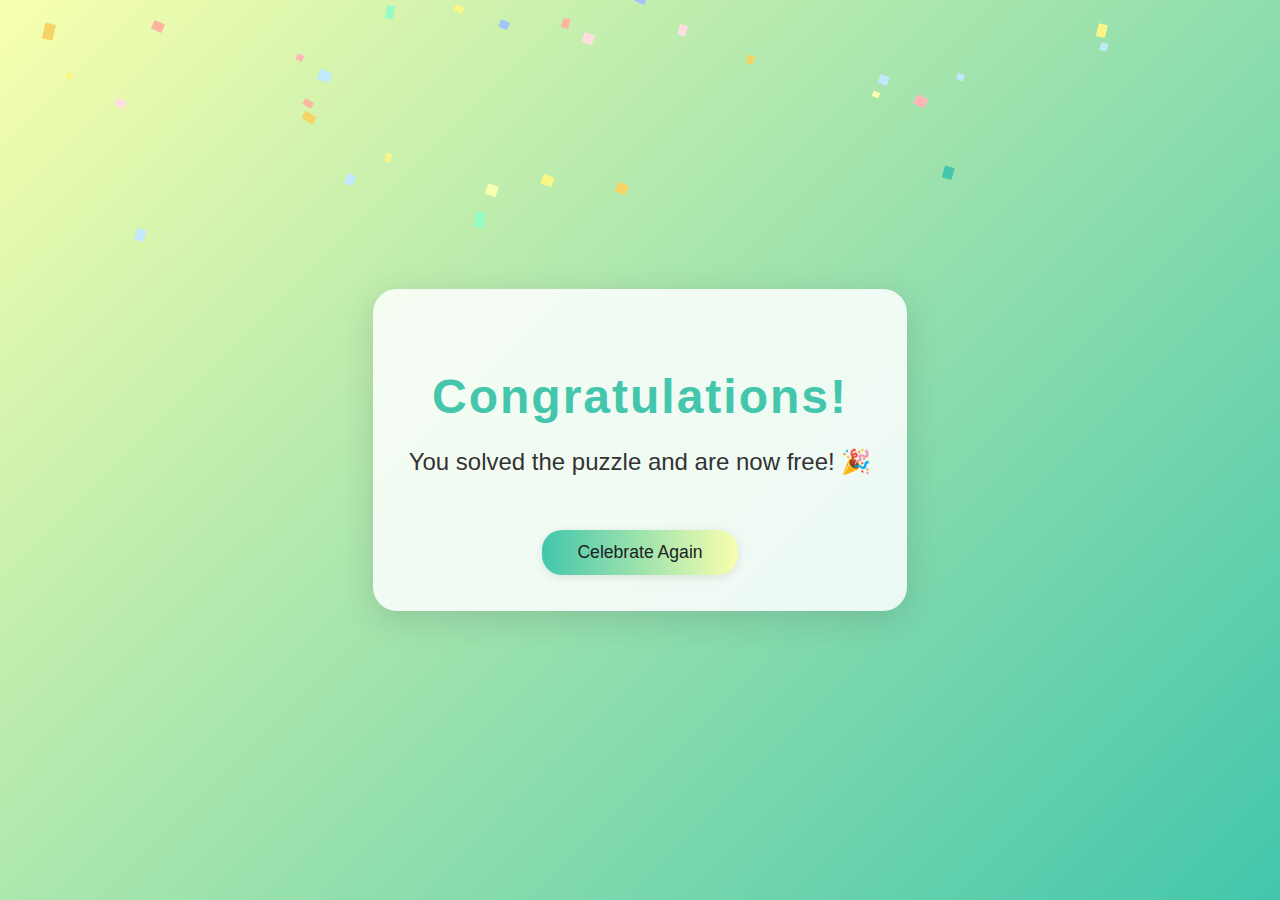
<file: data/puzzles/be-free/index.html>
<!DOCTYPE html>
<html>

<head>
	<meta charset="UTF-8">
	<title>Congratulations!</title>
	<link rel="stylesheet" href="style.css">
	<script src="script.js"></script>
</head>

<body>
	<div class="congrats-container">
		<h1 class="congrats-title">Congratulations!</h1>
		<p class="congrats-message">You solved the puzzle and are now free! 🎉</p>
		<button class="confetti-btn" onclick="throwConfetti()">Celebrate Again</button>
		<canvas id="confetti-canvas"></canvas>
	</div>
</body>

</html>
</file>
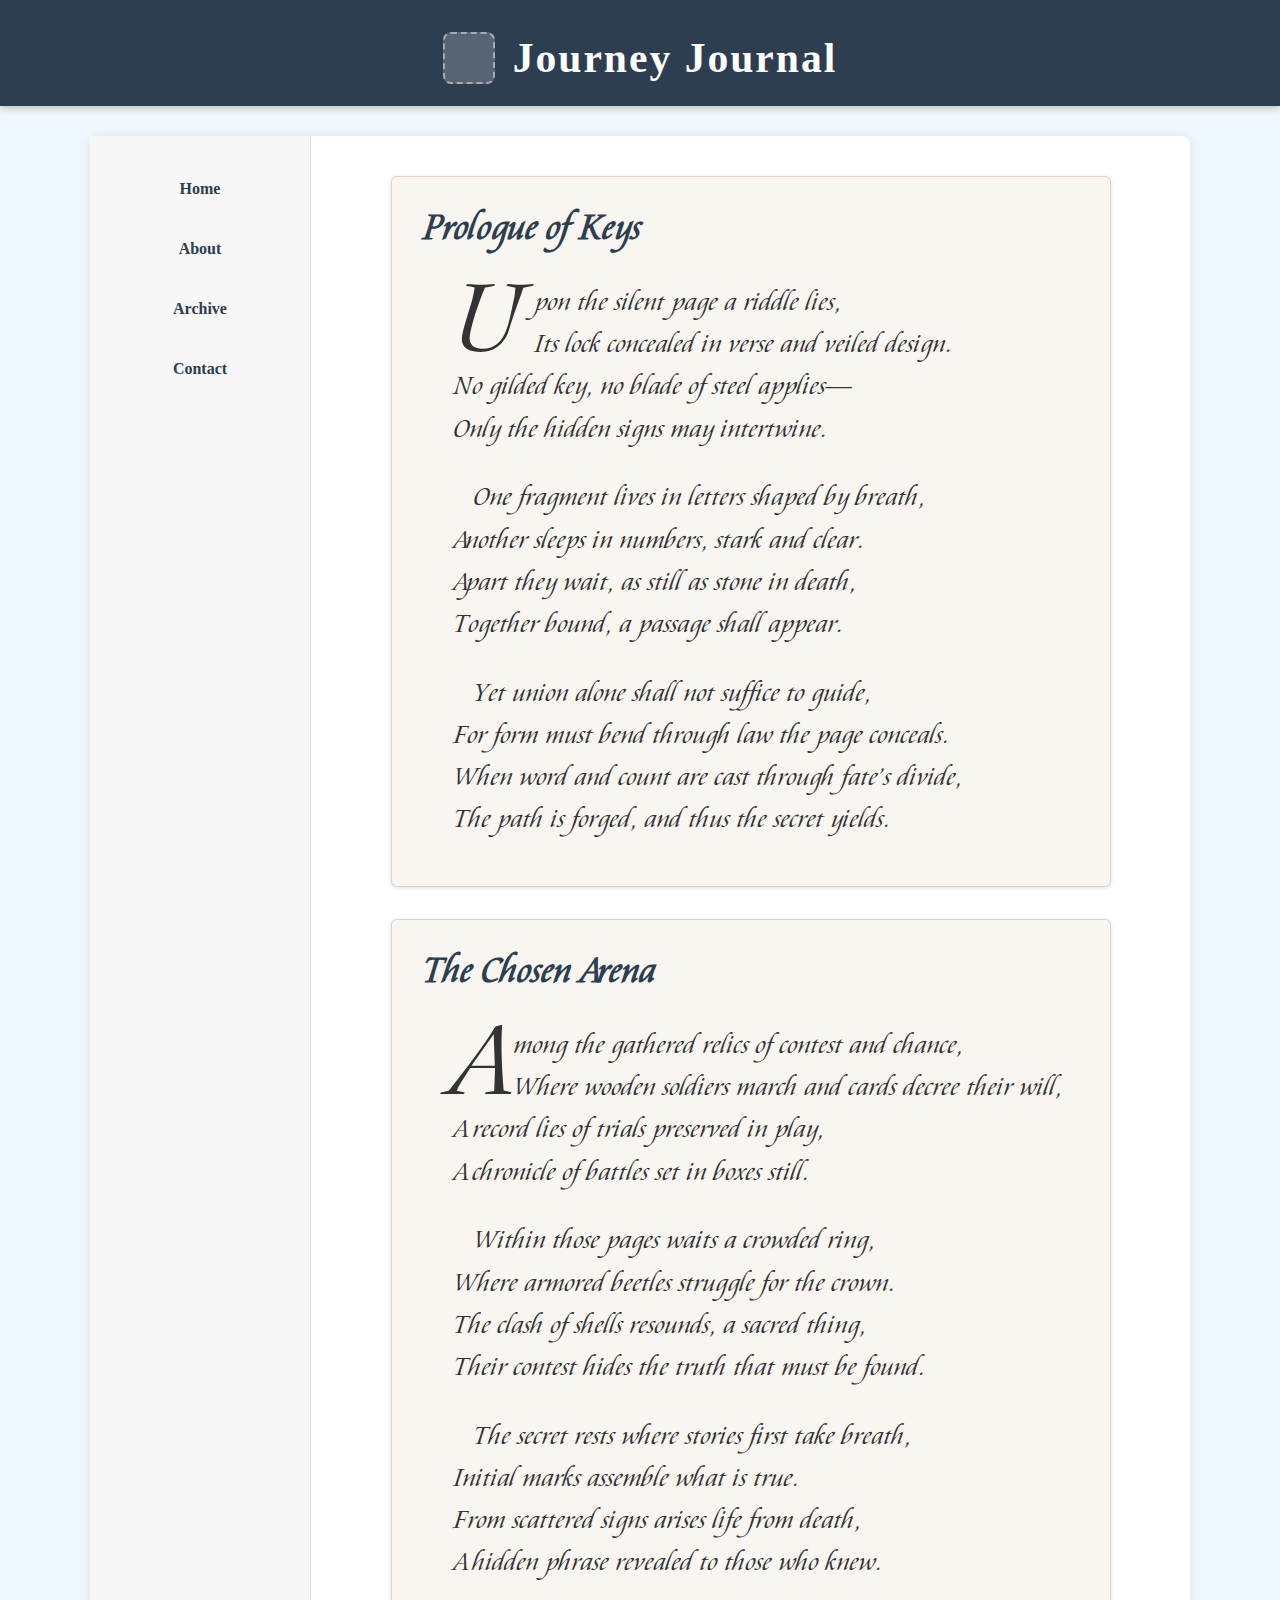
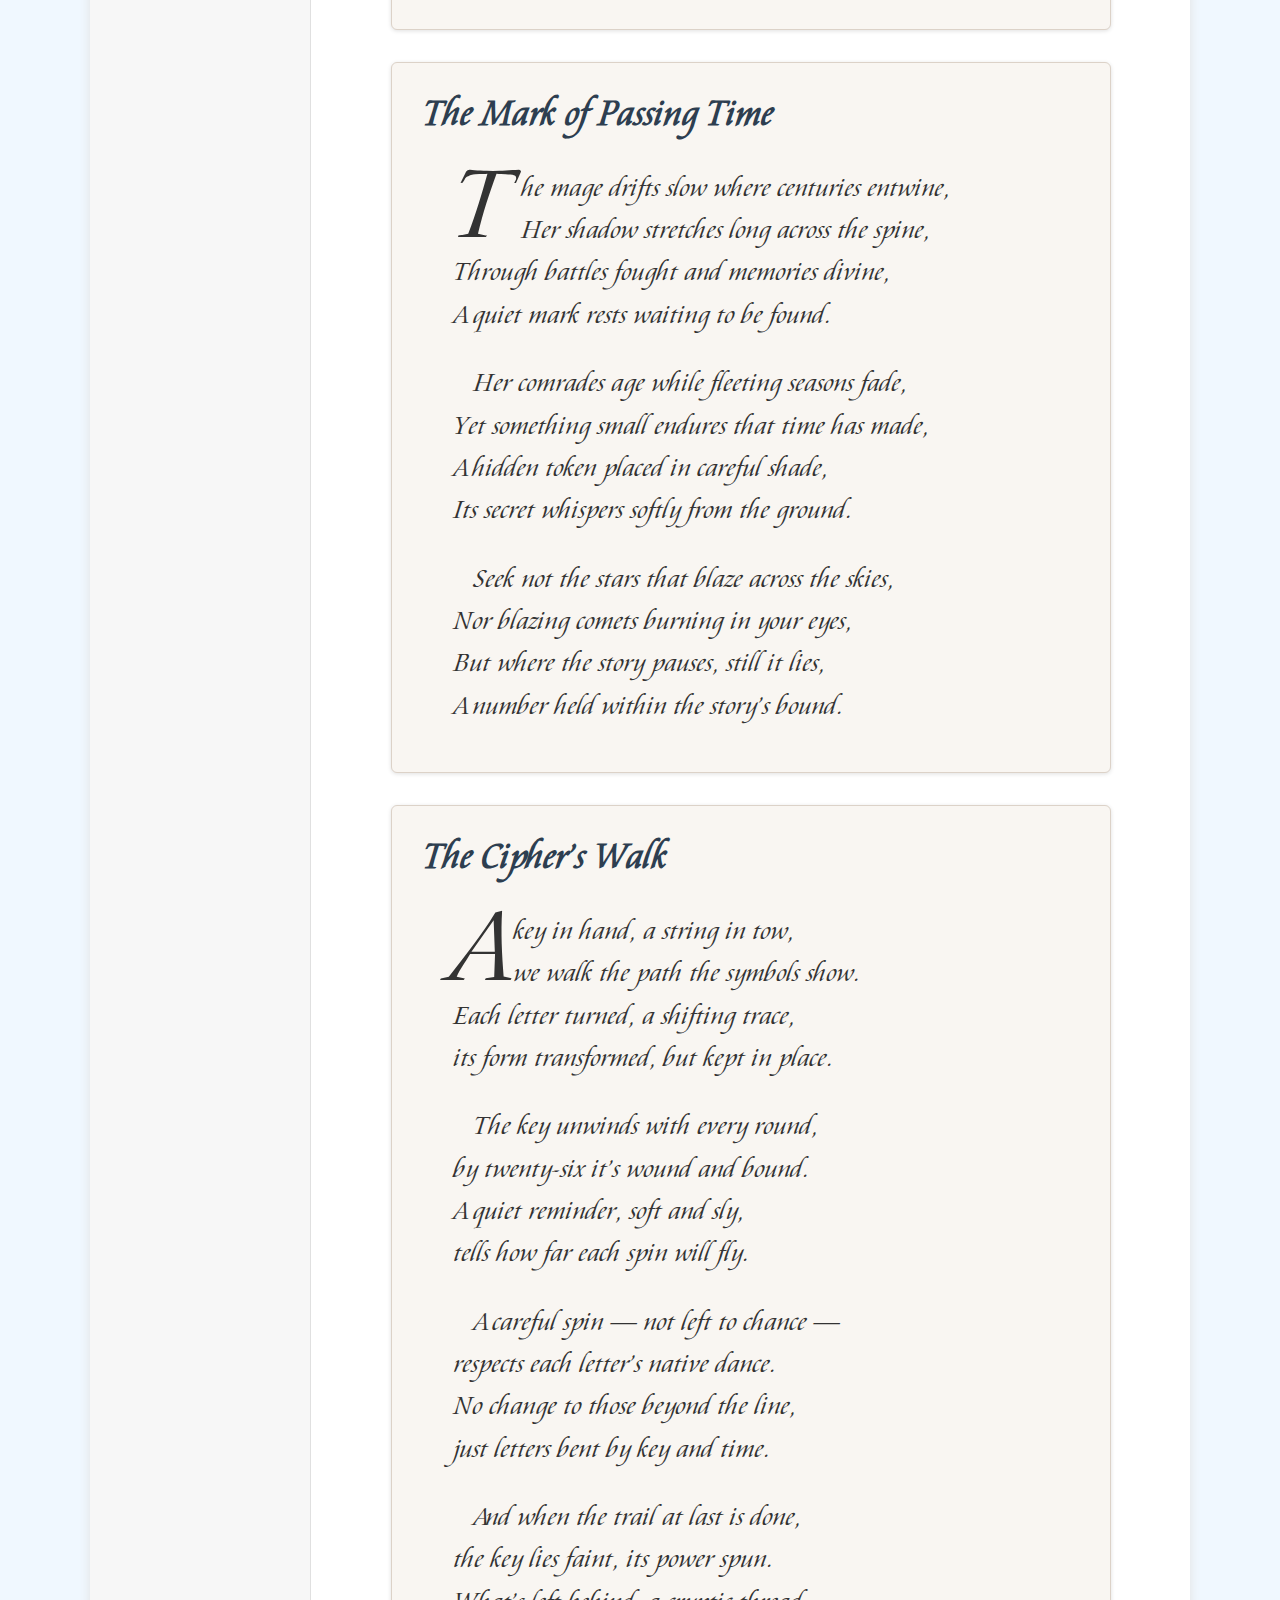
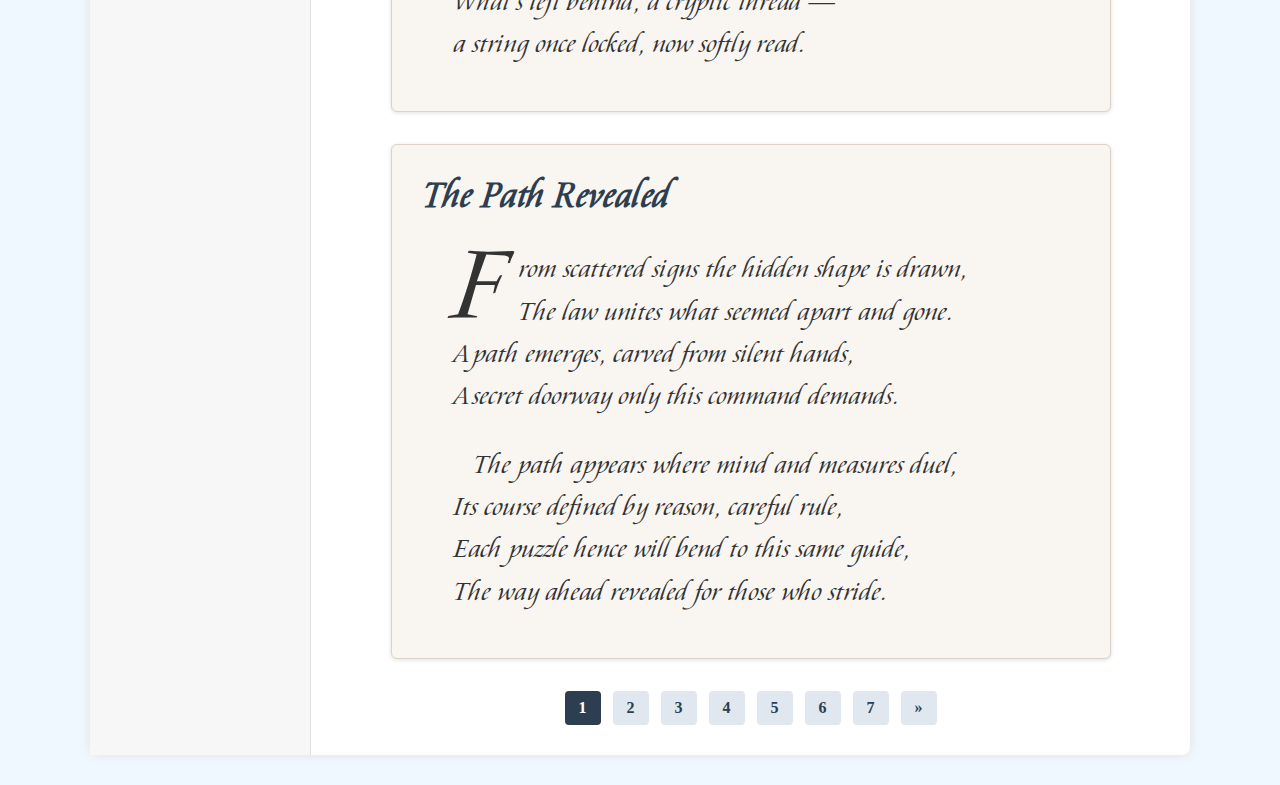
<file: data/puzzles/hello-garage-trip/index.html>
<!DOCTYPE html>
<html>

<head>
	<meta charset="UTF-8">
	<title>Journey Journal</title>
	<link rel="stylesheet" href="style.css">
	<script src="script.js"></script>
</head>

<body>
	<header>
		<div class="logo-placeholder"></div>
		<h1>Journey Journal</h1>
	</header>
	<div class="container">
		<nav class="sidebar">
			<ul>
				<li><a href="#">Home</a></li>
				<li><a href="#">About</a></li>
				<li><a href="#">Archive</a></li>
				<li><a href="#">Contact</a></li>
			</ul>
		</nav>
		<main class="content">
			<article>
				<h2>Prologue of Keys</h2>
				<p>Upon the silent page a riddle lies,<br>
					Its lock concealed in verse and veiled design.<br>
					No gilded key, no blade of steel applies—<br>
					Only the hidden signs may intertwine.</p>
				<p>One fragment lives in letters shaped by breath,<br>
					Another sleeps in numbers, stark and clear.<br>
					Apart they wait, as still as stone in death,<br>
					Together bound, a passage shall appear.</p>
				<p>Yet union alone shall not suffice to guide,<br>
					For form must bend through law the page conceals.<br>
					When word and count are cast through fate’s divide,<br>
					The path is forged, and thus the secret yields.</p>
			</article>
			<article>
				<h2>The Chosen Arena</h2>
				<p>Among the gathered relics of contest and chance,<br>
					Where wooden soldiers march and cards decree their will,<br>
					A record lies of trials preserved in play,<br>
					A chronicle of battles set in boxes still.</p>
				<p>Within those pages waits a crowded ring,<br>
					Where armored beetles struggle for the crown.<br>
					The clash of shells resounds, a sacred thing,<br>
					Their contest hides the truth that must be found.</p>
				<p>The secret rests where stories first take breath,<br>
					Initial marks assemble what is true.<br>
					From scattered signs arises life from death,<br>
					A hidden phrase revealed to those who knew.</p>
			</article>
			<article>
				<h2>The Mark of Passing Time</h2>
				<p>The mage drifts slow where centuries entwine,<br>
					Her shadow stretches long across the spine,<br>
					Through battles fought and memories divine,<br>
					A quiet mark rests waiting to be found.</p>
				<p>Her comrades age while fleeting seasons fade,<br>
					Yet something small endures that time has made,<br>
					A hidden token placed in careful shade,<br>
					Its secret whispers softly from the ground.</p>
				<p>Seek not the stars that blaze across the skies,<br>
					Nor blazing comets burning in your eyes,<br>
					But where the story pauses, still it lies,<br>
					A number held within the story’s bound.</p>
			</article>
			<article>
				<h2>The Cipher’s Walk</h2>
				<p>A key in hand, a string in tow,<br>
					we walk the path the symbols show.<br>
					Each letter turned, a shifting trace,<br>
					its form transformed, but kept in place.</p>
				<p>The key unwinds with every round,<br>
					by twenty-six it’s wound and bound.<br>
					A quiet reminder, soft and sly,<br>
					tells how far each spin will fly.</p>
				<p>A careful spin — not left to chance —<br>
					respects each letter’s native dance.<br>
					No change to those beyond the line,<br>
					just letters bent by key and time.</p>
				<p>And when the trail at last is done,<br>
					the key lies faint, its power spun.<br>
					What’s left behind, a cryptic thread —<br>
					a string once locked, now softly read.</p>
			</article>
			<article>
				<h2>The Path Revealed</h2>
				<p>From scattered signs the hidden shape is drawn,<br>
					The law unites what seemed apart and gone.<br>
					A path emerges, carved from silent hands,<br>
					A secret doorway only this command demands.</p>
				<p>The path appears where mind and measures duel,<br>
					Its course defined by reason, careful rule,<br>
					Each puzzle hence will bend to this same guide,<br>
					The way ahead revealed for those who stride.</p>
			</article>
			<div class="pagination">
				<a href="#" class="active">1</a>
				<a href="#">2</a>
				<a href="#">3</a>
				<a href="#">4</a>
				<a href="#">5</a>
				<a href="#">6</a>
				<a href="#">7</a>
				<a href="#">&raquo;</a>
			</div>
		</main>
	</div>
</body>

</html>
</file>
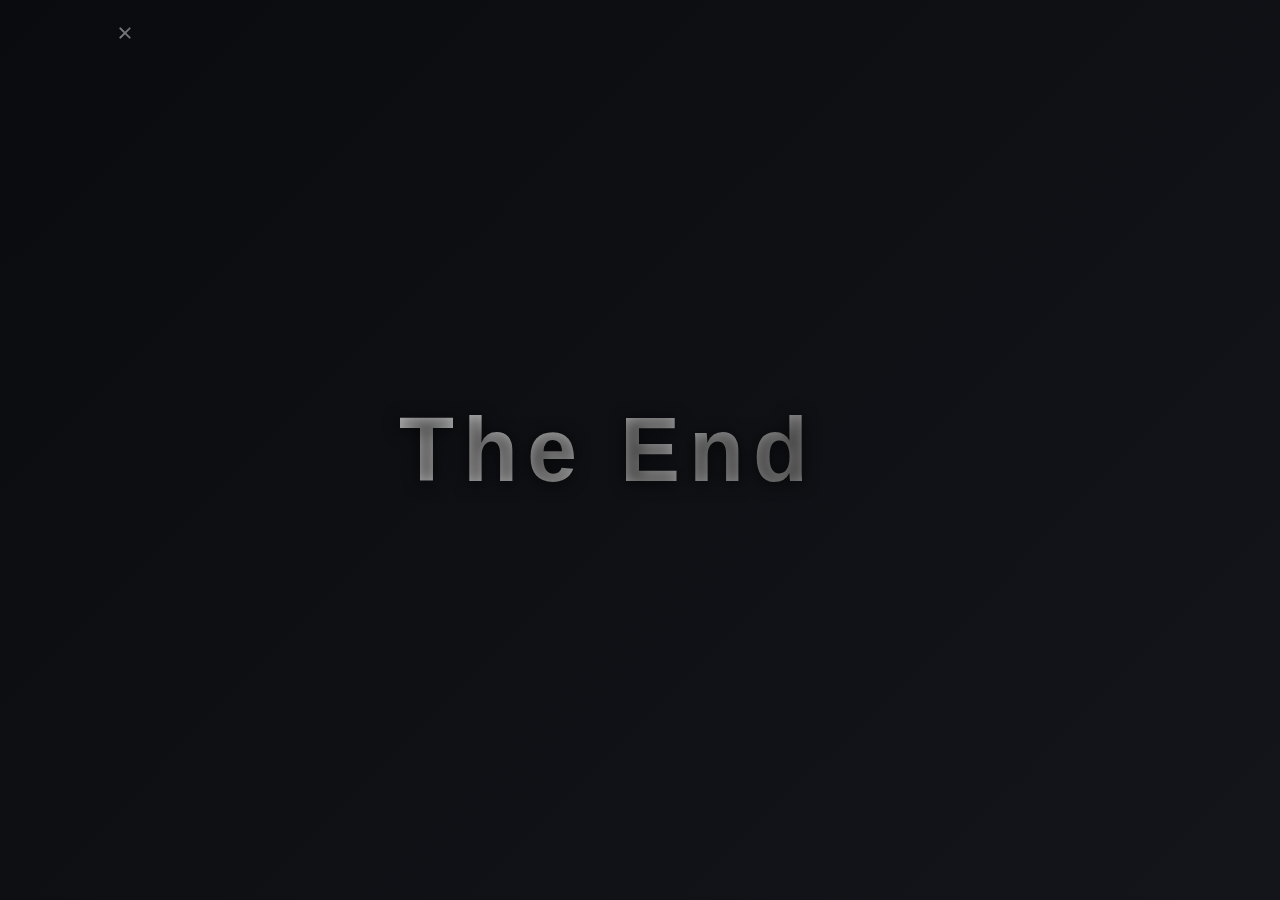
<file: data/puzzles/in-the-void/index.html>
<!DOCTYPE html>
<html>

<head>
	<meta charset="UTF-8">
	<title>The End</title>
	<link rel="stylesheet" href="style.css">
	<script src="script.js"></script>
</head>

<body>
	<div id="background"></div>
	<div id="container">
		<span id="the-end"><span>T</span><span>h</span><span>e</span> <span>E</span><span>n</span><span>d</span></span><span id="question-mark">?</span>
	</div>
</body>

</html>
</file>
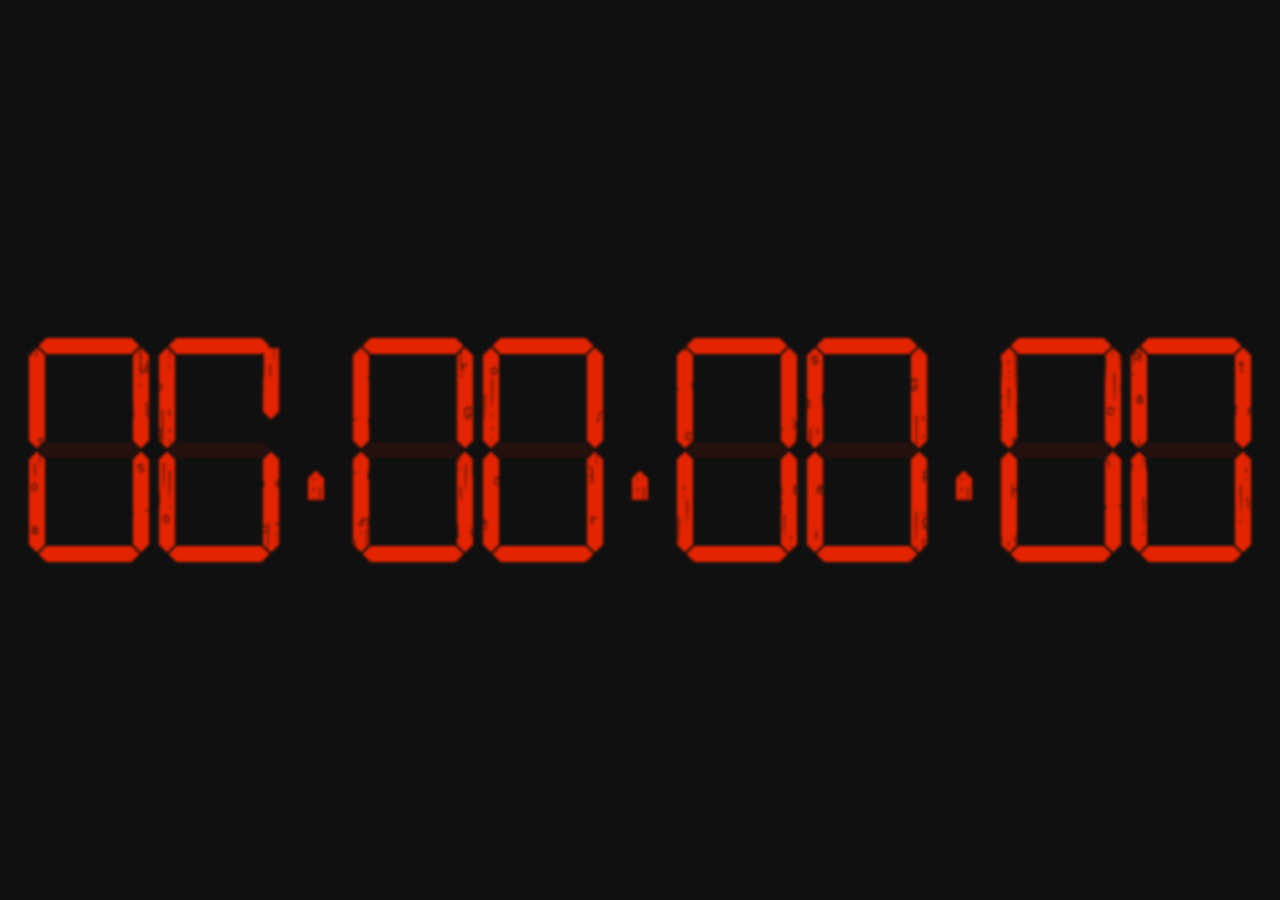
<file: data/puzzles/index/index.html>
<!DOCTYPE html>
<html>

<head>
	<meta charset="UTF-8">
	<title>--:--:--:--</title>
	<link rel="stylesheet" href="style.css">
	<script src="script.js" async defer></script>
</head>

<body>
	<div id="clock">
		<div id="days" class="digits">
			<div class="tens digit">
				<div class="segment horizontal s0"></div>
				<div class="segment vertical s1"></div>
				<div class="segment vertical s2"></div>
				<div class="segment horizontal s3"></div>
				<div class="segment vertical s4"></div>
				<div class="segment vertical s5"></div>
				<div class="segment horizontal s6"></div>
			</div>
			<div class="ones digit">
				<div class="segment horizontal s0"></div>
				<div class="segment vertical s1"></div>
				<div class="segment vertical s2"></div>
				<div class="segment horizontal s3"></div>
				<div class="segment vertical s4"></div>
				<div class="segment vertical s5"></div>
				<div class="segment horizontal s6"></div>
			</div>
		</div>
		<div class="colon"></div>
		<div id="hours" class="digits">
			<div class="tens digit">
				<div class="segment horizontal s0"></div>
				<div class="segment vertical s1"></div>
				<div class="segment vertical s2"></div>
				<div class="segment horizontal s3"></div>
				<div class="segment vertical s4"></div>
				<div class="segment vertical s5"></div>
				<div class="segment horizontal s6"></div>
			</div>
			<div class="ones digit">
				<div class="segment horizontal s0"></div>
				<div class="segment vertical s1"></div>
				<div class="segment vertical s2"></div>
				<div class="segment horizontal s3"></div>
				<div class="segment vertical s4"></div>
				<div class="segment vertical s5"></div>
				<div class="segment horizontal s6"></div>
			</div>
		</div>
		<div class="colon"></div>
		<div id="minutes" class="digits">
			<div class="tens digit">
				<div class="segment horizontal s0"></div>
				<div class="segment vertical s1"></div>
				<div class="segment vertical s2"></div>
				<div class="segment horizontal s3"></div>
				<div class="segment vertical s4"></div>
				<div class="segment vertical s5"></div>
				<div class="segment horizontal s6"></div>
			</div>
			<div class="ones digit">
				<div class="segment horizontal s0"></div>
				<div class="segment vertical s1"></div>
				<div class="segment vertical s2"></div>
				<div class="segment horizontal s3"></div>
				<div class="segment vertical s4"></div>
				<div class="segment vertical s5"></div>
				<div class="segment horizontal s6"></div>
			</div>
		</div>
		<div class="colon"></div>
		<div id="seconds" class="digits">
			<div class="tens digit">
				<div class="segment horizontal s0"></div>
				<div class="segment vertical s1"></div>
				<div class="segment vertical s2"></div>
				<div class="segment horizontal s3"></div>
				<div class="segment vertical s4"></div>
				<div class="segment vertical s5"></div>
				<div class="segment horizontal s6"></div>
			</div>
			<div class="ones digit">
				<div class="segment horizontal s0"></div>
				<div class="segment vertical s1"></div>
				<div class="segment vertical s2"></div>
				<div class="segment horizontal s3"></div>
				<div class="segment vertical s4"></div>
				<div class="segment vertical s5"></div>
				<div class="segment horizontal s6"></div>
			</div>
		</div>
	</div>
	<div id="filter"></div>
</body>

</html>
</file>
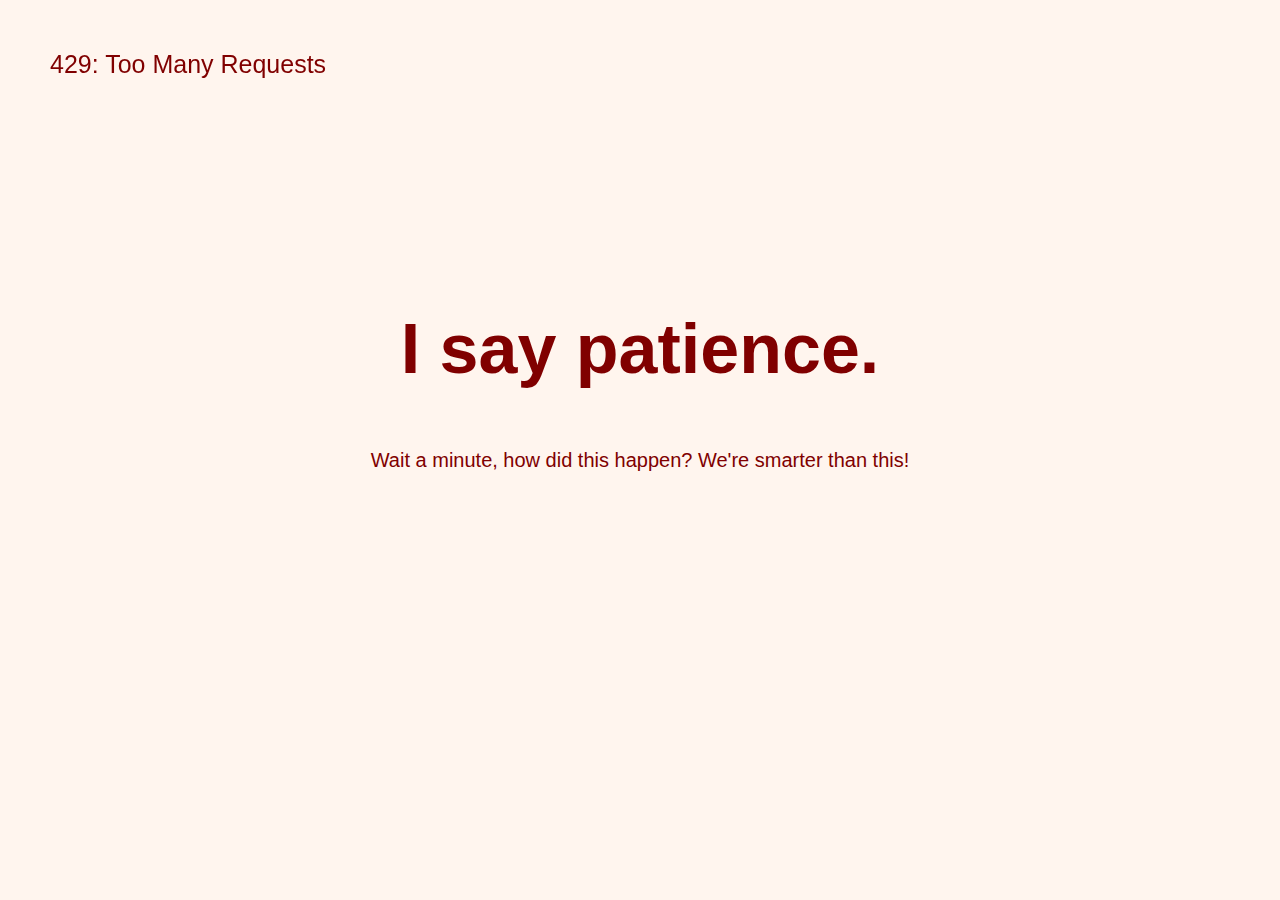
<file: data/static/429.html>
<!DOCTYPE html>
<html>

<head>
	<meta charset="UTF-8">
	<title>429: Too Many Requests</title>
	<style>
		html {
			width: 100%;
			height: 100%;
		}

		body {
			display: flex;
			justify-content: center;
			align-items: center;
			text-align: center;
			font-family: 'Trebuchet MS', 'Lucida Sans Unicode', 'Lucida Grande', 'Lucida Sans', Arial, sans-serif;
			margin: 0;
			width: 100%;
			height: 100%;
			background-color: seashell;
			color: maroon;
		}

		header {
			position: fixed;
			top: 50px;
			left: 50px;
			font-size: 25px;
		}

		section {
			margin-top: -100px;
		}

		h1 {
			font-size: 70px;
			margin: 0 0 60px 0;
		}

		p {
			font-size: 20px;
		}
	</style>
</head>

<body>
	<header>429: Too Many Requests</header>
	<section>
		<h1>I say patience.</h1>
		<p>Wait a minute, how did this happen? We're smarter than this!</p>
	</section>
</body>

</html>
</file>
<file: data/puzzles/be-free/style.css>
body {
	margin: 0;
	padding: 0;
	min-height: 100vh;
	background: linear-gradient(135deg, #f8ffae 0%, #43c6ac 100%);
	display: flex;
	align-items: center;
	justify-content: center;
	font-family: 'Segoe UI', 'Arial', sans-serif;
	overflow: hidden;
}

.congrats-container {
	background: rgba(255,255,255,0.85);
	border-radius: 24px;
	box-shadow: 0 8px 32px rgba(60,60,60,0.18);
	padding: 48px 36px 36px 36px;
	text-align: center;
	position: relative;
	z-index: 2;
}

.congrats-title {
	font-size: 3rem;
	color: #43c6ac;
	margin-bottom: 0.5em;
	letter-spacing: 2px;
	animation: pop 1s cubic-bezier(.68,-0.55,.27,1.55);
}

.congrats-message {
	font-size: 1.5rem;
	color: #333;
	margin-bottom: 1.5em;
	animation: fadein 2s;
}

.confetti-btn {
	background: linear-gradient(90deg, #43c6ac 0%, #f8ffae 100%);
	border: none;
	border-radius: 20px;
	color: #222;
	font-size: 1.1rem;
	padding: 0.7em 2em;
	cursor: pointer;
	box-shadow: 0 2px 8px rgba(60,60,60,0.12);
	transition: transform 0.2s, box-shadow 0.2s;
	margin-top: 1em;
}
.confetti-btn:hover {
	transform: scale(1.07);
	box-shadow: 0 4px 16px rgba(60,60,60,0.18);
}

#confetti-canvas {
	position: fixed;
	top: 0;
	left: 0;
	width: 100vw;
	height: 100vh;
	pointer-events: none;
	z-index: 1;
}

@keyframes pop {
	0% { transform: scale(0.7); opacity: 0; }
	80% { transform: scale(1.1); opacity: 1; }
	100% { transform: scale(1); }
}
@keyframes fadein {
	from { opacity: 0; }
	to { opacity: 1; }
}
</file>
<file: data/puzzles/hello-garage-trip/style.css>
@font-face {
	font-family: 'Aramis Italic';
	font-style: normal;
	font-weight: normal;
	src: local('Aramis Italic'), url('aramis/aramisi.ttf') format('truetype');
}

body {
	background-color: aliceblue;
	margin: 0;
	padding: 0;
	font-family: Cambria, Cochin, Georgia, Times, 'Times New Roman', serif;
}

header {
	background: #2d3e50;
	color: #fff;
	padding: 32px 0 22px 0;
	display: flex;
	align-items: center;
	justify-content: center;
	font-size: 2em;
	letter-spacing: 2px;
	box-shadow: 0 2px 8px #bbb;
}

.logo-placeholder {
	width: 48px;
	height: 48px;
	background: #fff3;
	border-radius: 8px;
	margin-right: 18px;
	display: flex;
	align-items: center;
	justify-content: center;
	font-size: 1.2em;
	color: #fff;
	border: 2px dashed #fff7;
}

header h1 {
	margin: 0;
	font-size: 1.3em;
	font-weight: 600;
}

.container {
	display: flex;
	max-width: 1100px;
	margin: 30px auto;
	box-shadow: 0 0 12px #e0e0e0;
	background: #fff;
	border-radius: 8px;
	min-height: 600px;
}

.sidebar {
	width: 220px;
	background: #f7f7f7;
	border-right: 1px solid #e0e0e0;
	padding: 32px 0 0 0;
}

.sidebar ul {
	list-style: none;
	padding: 0;
	margin: 0;
}

.sidebar li {
	margin: 0 0 18px 0;
	text-align: center;
}

.sidebar a {
	display: block;
	padding: 12px 0;
	color: #2d3e50;
	text-decoration: none;
	font-weight: bold;
	border-radius: 4px;
	transition: background 0.2s;
}

.sidebar a:hover {
	background: #e0e7ef;
}

.content {
	flex: 1;
	padding: 40px 40px 30px 40px;
}

.content article {
	background: #f9f6f2;
	border-radius: 6px;
	box-shadow: 0 1px 4px #e0e0e0;
	margin-bottom: 32px;
	padding: 28px 32px 18px 32px;
	font-family: 'Aramis Italic', sans-serif;
}

.content h2 {
	margin-top: 0;
	color: #2d3e50;
	font-size: 1.5em;
}

.content p:first-of-type::first-letter {
	display: block;
	float: left;
	font-size: 400%;
	line-height: 0.75;
	margin-right: 10px;
	margin-left: 0;
}

.content p::first-letter {
	margin-left: 20px;
}

.content p {
	font-size: 1.1em;
	line-height: 1.6;
	color: #333;
	margin-left: 30px;
}

.pagination {
	display: flex;
	justify-content: center;
	align-items: center;
	margin-top: 30px;
	gap: 8px;
}

.pagination a {
	display: inline-block;
	padding: 8px 14px;
	margin: 0 2px;
	background: #e0e7ef;
	color: #2d3e50;
	text-decoration: none;
	border-radius: 4px;
	font-weight: bold;
	transition: background 0.2s;
}

.pagination a:hover {
	background: #b6c6e0;
}

.pagination a.active {
	background: #2d3e50;
	color: #fff;
}

article {
	position: relative;
	box-sizing: border-box;
	width: 720px;
	margin: 0 auto;
	padding: 20px 30px;
	box-shadow: 5px 5px 10px 2px lightgray;
	border: 1px solid rgb(220, 210, 200);
	background-color: linen;
	color: rgb(10, 10, 42);
	font-size: x-large;
}
</file>
<file: data/puzzles/in-the-void/style.css>
@keyframes key-shake {
	0% { transform: translateX(0) rotate(0deg); }
	8% { transform: translateX(-5px) rotate(-12deg); }
	16% { transform: translateX(5px) rotate(4deg); }
	24% { transform: translateX(-4px) rotate(-8deg); }
	32% { transform: translateX(4px) rotate(2deg); }
	40% { transform: translateX(-3px) rotate(-6deg); }
	48% { transform: translateX(3px) rotate(0deg); }
	56% { transform: translateX(-2px) rotate(-4deg); }
	64% { transform: translateX(2px) rotate(-2deg); }
	72% { transform: translateX(-1px) rotate(-1deg); }
	80% { transform: translateX(1px) rotate(0deg); }
	88% { transform: translateX(-1px) rotate(0deg); }
	100% { transform: translateX(0) rotate(0deg); }
}

body {
	margin: 0;
	padding: 0;
	min-height: 100vh;
	background: linear-gradient(135deg, #0a0b0e 0%, #14151a 100%);
	color: #f5f6fa;
	font-family: 'Segoe UI', Arial, sans-serif;
	overflow: hidden;
}

#background {
	position: fixed;
	top: 0; left: 0; right: 0; bottom: 0;
	z-index: 0;
}

#container {
	position: absolute;
	top: 50%;
	left: 50%;
	transform: translate(-50%, -50%);
	z-index: 1;
	text-align: center;
	pointer-events: none;
	width: 100vw;
}

#the-end {
	font-size: min(10vw, 10vh);
	font-weight: bold;
	letter-spacing: 0.1em;
	display: inline-block;
	transition: transform 0.2s cubic-bezier(.4,2,.6,1);
	text-shadow: 0 2px 16px #000a;
	background: radial-gradient(circle at var(--grad-x, 50%) var(--grad-y, 50%), #fff 0%, #888 100%);
	background-clip: text;
	-webkit-background-clip: text;
	color: transparent;
}

#question-mark {
	font-size: min(10vw, 10vh);
	font-weight: bold;
	letter-spacing: 0.1em;
	display: inline-block;
	transition: background 0.2s;
	background: radial-gradient(circle min(20vw, 20vh) at var(--grad-x, 50%) var(--grad-y, 50%), #fff 0%, #00000000 100%);
	background-clip: text;
	-webkit-background-clip: text;
	color: transparent;
}

 .symbol {
	position: absolute;
	transition: background 0.2s;
	-webkit-mask-repeat: no-repeat;
	mask-repeat: no-repeat;
	-webkit-mask-size: contain;
	mask-size: contain;
	-webkit-mask-position: center;
	mask-position: center;
}

.symbol.x {
	width: 16px;
	height: 16px;
	pointer-events: none;
	background: radial-gradient(circle min(15vw, 15vh) at var(--grad-x, 50%) var(--grad-y, 50%), #fff 0%, #00000000 100%);
	-webkit-mask-image: url('data:image/svg+xml;utf8,<svg xmlns="http://www.w3.org/2000/svg" viewBox="0 0 48 48"><g stroke="black" stroke-width="6" stroke-linecap="round"><line x1="10" y1="10" x2="38" y2="38"/><line x1="38" y1="10" x2="10" y2="38"/></g></svg>');
	mask-image: url('data:image/svg+xml;utf8,<svg xmlns="http://www.w3.org/2000/svg" viewBox="0 0 48 48"><g stroke="black" stroke-width="6" stroke-linecap="round"><line x1="10" y1="10" x2="38" y2="38"/><line x1="38" y1="10" x2="10" y2="38"/></g></svg>');
}

.symbol.key {
	width: 32px;
	height: 32px;
	background: radial-gradient(circle min(15vw, 15vh) at var(--grad-x, 50%) var(--grad-y, 50%), #fff 0%, #00000000 100%);
	-webkit-mask-image: url('data:image/svg+xml;utf8,<svg xmlns="http://www.w3.org/2000/svg" viewBox="0 0 48 48"><g stroke="white" stroke-width="4" stroke-linecap="round" fill="transparent"><circle cx="14" cy="24" r="7" fill="transparent"/><path d="M21 24 l18 0"/><path d="M35 24 l0 8"/><path d="M39 24 l0 4"/><path d="M25 24 l0 6"/></g><g stroke="white" stroke-width="3" fill="transparent"><path d="M21 24 Q24 20 27 24"/></g></svg>');
	mask-image: url('data:image/svg+xml;utf8,<svg xmlns="http://www.w3.org/2000/svg" viewBox="0 0 48 48"><g stroke="white" stroke-width="4" stroke-linecap="round" fill="transparent"><circle cx="14" cy="24" r="7" fill="transparent"/><path d="M21 24 l18 0"/><path d="M35 24 l0 8"/><path d="M39 24 l0 4"/><path d="M25 24 l0 6"/></g><g stroke="white" stroke-width="3" fill="transparent"><path d="M21 24 Q24 20 27 24"/></g></svg>');
	cursor: pointer;
}

.symbol.key svg {
	display: none;
}

.symbol.key.glowing {
	filter: blur(0px) drop-shadow(0 0 32px #fff);
	background: radial-gradient(circle 16px at 50% 50%, #ffc 0%, #ffc8 20%, #ffc0 100%);
	-webkit-mask-image: none;
	mask-image: none;
	cursor: inherit;
}

.symbol.key.glowing svg {
	display: block;
}

.symbol.key.shake {
	animation: key-shake 0.5s cubic-bezier(.36,.07,.19,.97) 1;
}
</file>
<file: data/puzzles/index/style.css>
html {
	width: 100%;
	height: 100%;
}

body {
	display: flex;
	justify-content: center;
	align-items: center;
	background-color: #101010;
	margin: 0;
	width: 100%;
	height: 100%;
	min-width: 1232px;
}

#clock {
	width: 1232px;
	height: 224px;
}

.digits {
	display: block;
	float: left;
	position: relative;
	width: 260px;
	height: 224px;
}

.digit {
	display: block;
	float: left;
	margin: 0 5px;
	position: relative;
	width: 120px;
	height: 224px;
}

.segment {
	position: absolute;
	opacity: 0.1;
	background-image: url("clock.png");
	background-repeat: no-repeat;
}

.horizontal {
	width: 100px;
	height: 16px;
	background-position: -13px -153px;
}

.vertical {
	width: 16px;
	height: 100px;
}

.s0 {
	top: 0;
	left: 10px;
}

.s1 {
	top: 10px;
	left: 0;
}

.s2 {
	top: 10px;
	left: 104px;
}

.s3 {
	top: 104px;
	left: 10px;
}

.s4 {
	top: 114px;
	left: 0;
}

.s5 {
	top: 114px;
	left: 104px;
}

.s6 {
	top: 208px;
	left: 10px;
}

.digit[data-digit="0"] {
	.s0, .s1, .s2, .s4, .s5, .s6 {
		opacity: 1;
	}
}

.digit[data-digit="1"] {
	.s2, .s5 {
		opacity: 1;
	}
}

.digit[data-digit="2"] {
	.s0, .s2, .s3, .s4, .s6 {
		opacity: 1;
	}
}

.digit[data-digit="3"] {
	.s0, .s2, .s3, .s5, .s6 {
		opacity: 1;
	}
}

.digit[data-digit="4"] {
	.s1, .s2, .s3, .s5 {
		opacity: 1;
	}
}

.digit[data-digit="5"] {
	.s0, .s1, .s3, .s5, .s6 {
		opacity: 1;
	}
}

.digit[data-digit="6"] {
	.s0, .s1, .s3, .s4, .s5, .s6 {
		opacity: 1;
	}
}

.digit[data-digit="7"] {
	.s0, .s2, .s5 {
		opacity: 1;
	}
}

.digit[data-digit="8"] {
	.s0, .s1, .s2, .s3, .s4, .s5, .s6 {
		opacity: 1;
	}
}

.digit[data-digit="9"] {
	.s0, .s1, .s2, .s3, .s5, .s6 {
		opacity: 1;
	}
}

#days {
	.tens {
		.s1 { background-position: -80px -52px;}
		.s2 { background-position: -160px -36px;}
		.s4 { background-position: -240px -22px;}
		.s5 { background-position: -320px -41px;}
	}
	.ones {
		.s1 { background-position: -400px -61px;}
		.s2 { background-position: -480px -100px;}
		.s4 { background-position: -48px -79px;}
		.s5 { background-position: -128px -69px;}
	}
}

#hours {
	.tens {
		.s1 { background-position: -208px -28px;}
		.s2 { background-position: -288px -37px;}
		.s4 { background-position: -368px -76px;}
		.s5 { background-position: -448px -65px;}
	}
	.ones {
		.s1 { background-position: -16px -34px;}
		.s2 { background-position: -96px -29px;}
		.s4 { background-position: -176px -71px;}
		.s5 { background-position: -256px -31px;}
	}
}

#minutes {
	.tens {
		.s1 { background-position: -336px -58px;}
		.s2 { background-position: -416px -69px;}
		.s4 { background-position: -496px -30px;}
		.s5 { background-position: -64px -19px;}
	}
	.ones {
		.s1 { background-position: -144px -45px;}
		.s2 { background-position: -224px -65px;}
		.s4 { background-position: -304px -63px;}
		.s5 { background-position: -384px -77px;}
	}
}

#seconds {
	.tens {
		.s1 { background-position: -464px -49px;}
		.s2 { background-position: -32px -83px;}
		.s4 { background-position: -112px -59px;}
		.s5 { background-position: -192px -45px;}
	}
	.ones {
		.s1 { background-position: -272px -49px;}
		.s2 { background-position: -352px -36px;}
		.s4 { background-position: -432px -43px;}
		.s5 { background-position: 0 -58px;}
	}
}

.colon {
	display: block;
	float: left;
	background-image: url("clock.png");
	background-position: -480px 0px;
	background-repeat: no-repeat;
	margin: 62px 24px;
	width: 16px;
	height: 100px;
}

#filter {
	position: absolute;
	top: 0;
	left: 0;
	bottom: 0;
	right: 0;
	z-index: 1;
	pointer-events: none;

	backdrop-filter: blur(1.5px);
}
</file>
